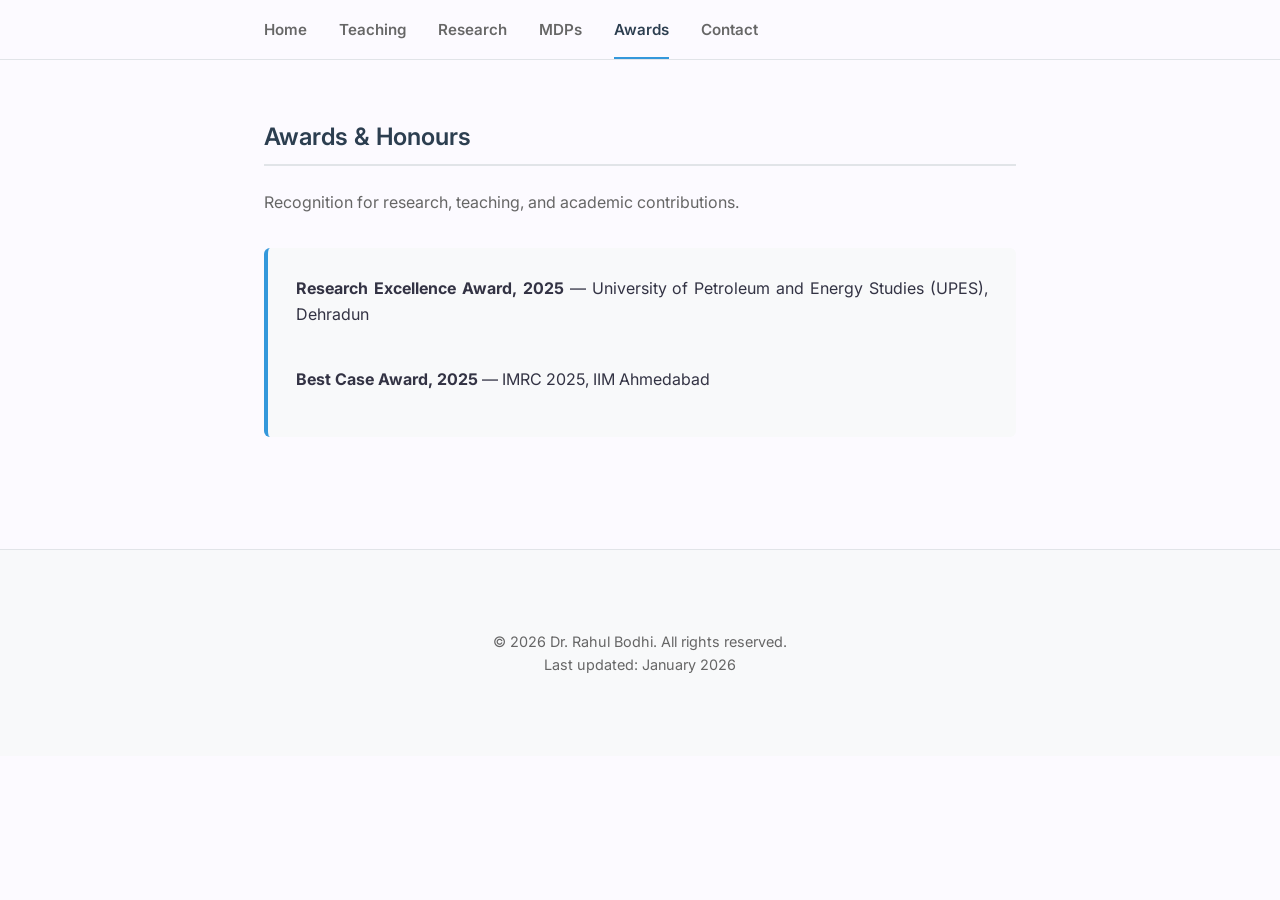
<file: awards.html>
<!DOCTYPE html>
<html lang="en">
<head>
    <meta charset="UTF-8">
    <meta name="viewport" content="width=device-width, initial-scale=1.0">
    <title>Awards - Dr. Rahul Bodhi</title>
    <meta name="description" content="Awards and honours received by Dr. Rahul Bodhi, Assistant Professor at IIM Sirmaur.">
    <link rel="stylesheet" href="style.css">
    <link rel="preconnect" href="https://fonts.googleapis.com">
    <link rel="preconnect" href="https://fonts.gstatic.com" crossorigin>
    <link href="https://fonts.googleapis.com/css2?family=Inter:wght@300;400;500;600;700&display=swap" rel="stylesheet">
</head>
<body>
    <nav class="navbar">
        <div class="nav-container">
            <ul class="nav-menu">
                <li><a href="index.html" class="nav-link">Home</a></li>
                <li><a href="teaching.html" class="nav-link">Teaching</a></li>
                <li><a href="research.html" class="nav-link">Research</a></li>
                <li><a href="mdp.html" class="nav-link">MDPs</a></li>
                <li><a href="awards.html" class="nav-link active">Awards</a></li>
                <li><a href="contact.html" class="nav-link">Contact</a></li>
            </ul>
            <div class="hamburger">
                <span class="bar"></span>
                <span class="bar"></span>
                <span class="bar"></span>
            </div>
        </div>
    </nav>

    <main class="container">
        <section class="section">
            <h3 class="section-title">Awards & Honours</h3>
            <p style="color: var(--text-light); margin-bottom: 2rem;">
                Recognition for research, teaching, and academic contributions.
            </p>

            <div class="publication-list">
                <div class="publication-item">
                    <ul>
                        <li>
                            <strong>Research Excellence Award, 2025</strong> — University of Petroleum and Energy Studies (UPES), Dehradun
                        </li>
                        <li>
                            <strong>Best Case Award, 2025</strong> — IMRC 2025, IIM Ahmedabad
                        </li>
                    </ul>
                </div>
            </div>
        </section>

        
    </main>

    <footer class="footer">
        <div class="container">
            <p>&copy; 2026 Dr. Rahul Bodhi. All rights reserved.</p>
            <p>Last updated: January 2026</p>
        </div>
    </footer>

    <script src="script.js"></script>
</body>
</html>
</file>
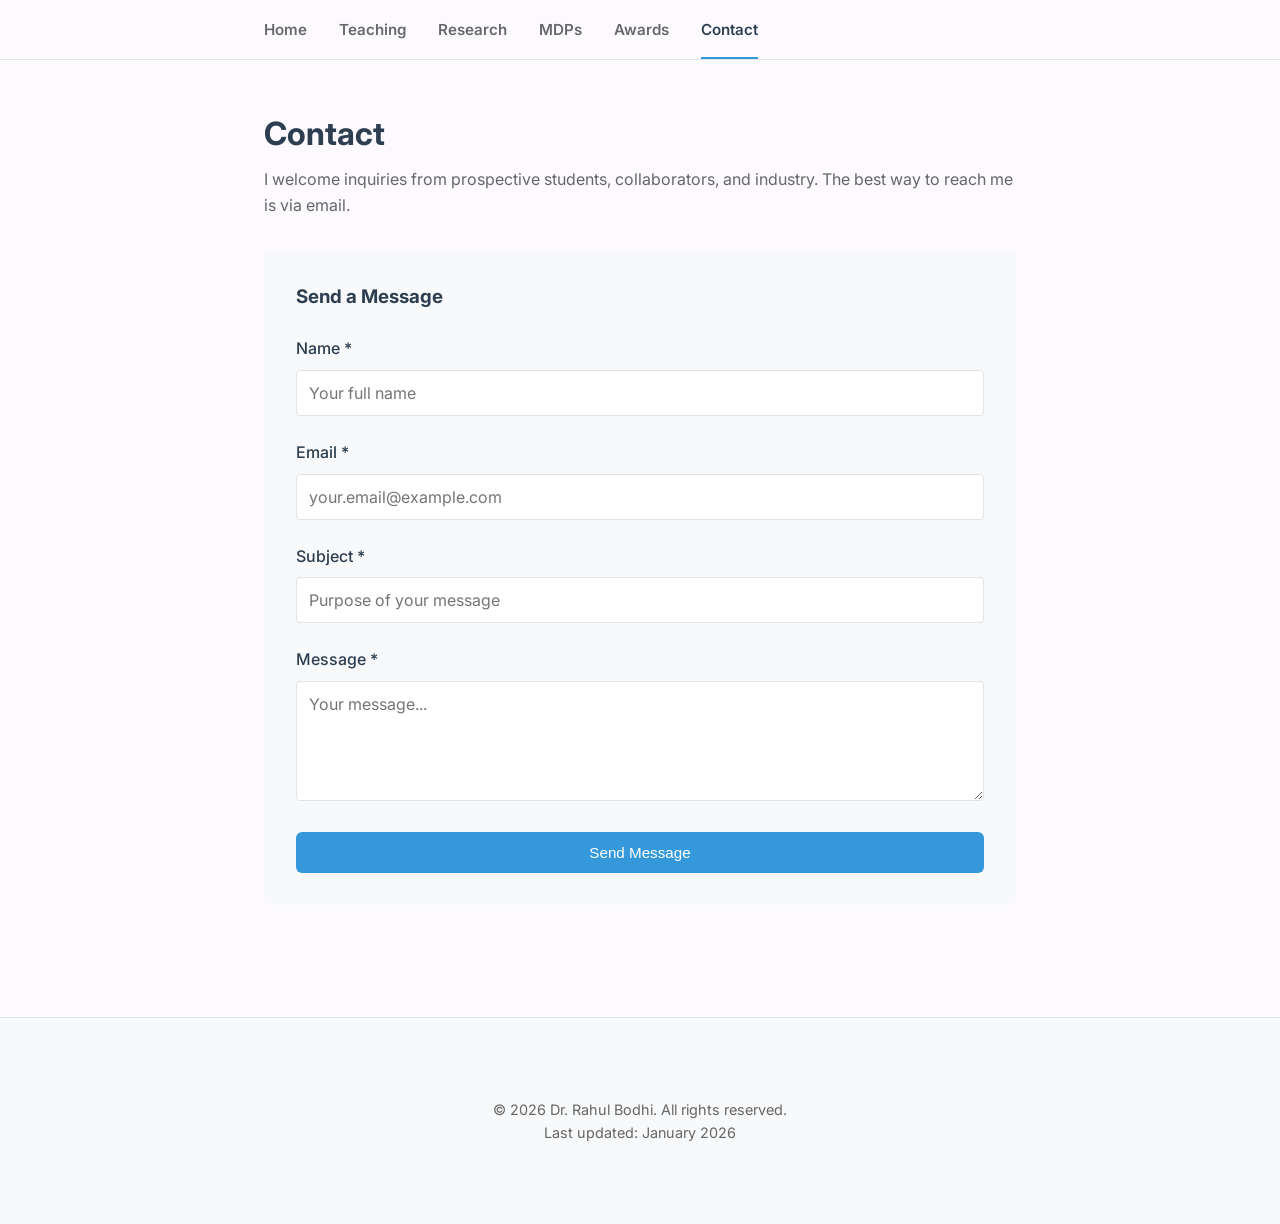
<file: contact.html>
<!DOCTYPE html>
<html lang="en">
<head>
    <meta charset="UTF-8">
    <meta name="viewport" content="width=device-width, initial-scale=1.0">
    <title>Contact - Dr. Rahul Bodhi</title>
    <meta name="description" content="Contact information for Dr. Rahul Bodhi, Assistant Professor at IIM Sirmaur.">
    <link rel="stylesheet" href="style.css">
    <link rel="preconnect" href="https://fonts.googleapis.com">
    <link rel="preconnect" href="https://fonts.gstatic.com" crossorigin>
    <link href="https://fonts.googleapis.com/css2?family=Inter:wght@300;400;500;600;700&display=swap" rel="stylesheet">
    <style>
        .contact-grid {
            display: grid;
            grid-template-columns: 1fr 1fr;
            gap: 3rem;
            margin-top: 2rem;
        }
        .contact-info-box {
            background-color: var(--bg-light);
            padding: 2rem;
            border-radius: 8px;
            border-left: 4px solid var(--accent-color);
        }
        .contact-info-box h3 {
            color: var(--primary-color);
            margin-bottom: 1rem;
            font-size: 1.1rem;
        }
        .contact-detail {
            margin-bottom: 1rem;
            display: flex;
            align-items: flex-start;
            gap: 0.75rem;
        }
        .contact-icon {
            color: var(--accent-color);
            margin-top: 0.25rem;
            flex-shrink: 0;
        }
        .contact-form {
            background-color: var(--bg-light);
            padding: 2rem;
            border-radius: 8px;
        }
        .form-group {
            margin-bottom: 1.5rem;
        }
        .form-group label {
            display: block;
            margin-bottom: 0.5rem;
            color: var(--primary-color);
            font-weight: 500;
        }
        .form-group input,
        .form-group textarea {
            width: 100%;
            padding: 0.75rem;
            border: 1px solid var(--border-color);
            border-radius: 4px;
            font-family: inherit;
            font-size: 1rem;
            transition: border-color 0.2s;
        }
        .form-group input:focus,
        .form-group textarea:focus {
            outline: none;
            border-color: var(--accent-color);
        }
        .form-group textarea {
            resize: vertical;
            min-height: 120px;
        }
        .map-container {
            margin-top: 3rem;
            border-radius: 8px;
            overflow: hidden;
            border: 1px solid var(--border-color);
        }
        @media (max-width: 768px) {
            .contact-grid {
                grid-template-columns: 1fr;
                gap: 2rem;
            }
        }
    </style>
</head>
<body>
    <nav class="navbar">
        <div class="nav-container">
  
            <ul class="nav-menu">
                <li><a href="index.html" class="nav-link">Home</a></li>
				<li><a href="teaching.html" class="nav-link">Teaching</a></li>
                <li><a href="research.html" class="nav-link">Research</a></li>
				<li><a href="mdp.html" class="nav-link">MDPs</a></li>
				<li><a href="awards.html" class="nav-link">Awards</a></li>
                <li><a href="contact.html" class="nav-link active">Contact</a></li>
            </ul>
            <div class="hamburger">
                <span class="bar"></span>
                <span class="bar"></span>
                <span class="bar"></span>
            </div>
        </div>
    </nav>

    <main class="container">
        <h1 style="font-size: 2rem; margin-bottom: 0.5rem; color: var(--primary-color);">Contact</h1>
        <p style="color: var(--text-light); margin-bottom: 2rem;">
            I welcome inquiries from prospective students, collaborators, and industry. 
            The best way to reach me is via email.
        </p>
               
            </div>

            <div class="contact-form">
                <h3 style="color: var(--primary-color); margin-bottom: 1.5rem;">Send a Message</h3>
                <form action="mailto:rahul.bodhi@iimsirmaur.ac.in" method="post" enctype="text/plain">
                    <div class="form-group">
                        <label for="name">Name *</label>
                        <input type="text" id="name" name="name" required placeholder="Your full name">
                    </div>

                    <div class="form-group">
                        <label for="email">Email *</label>
                        <input type="email" id="email" name="email" required placeholder="your.email@example.com">
                    </div>

                    <div class="form-group">
                        <label for="subject">Subject *</label>
                        <input type="text" id="subject" name="subject" required placeholder="Purpose of your message">
                    </div>

                    <div class="form-group">
                        <label for="message">Message *</label>
                        <textarea id="message" name="message" required placeholder="Your message..."></textarea>
                    </div>

                    <button type="submit" class="btn-primary" style="width: 100%; border: none; cursor: pointer;">
                        Send Message
                    </button>
                </form>
            </div>
        </div>
   </main>

    <footer class="footer">
        <div class="container">
            <p>&copy; 2026 Dr. Rahul Bodhi. All rights reserved.</p>
            <p>Last updated: January 2026</p>
        </div>
    </footer>

    <script src="script.js"></script>
</body>
</html>
</file>
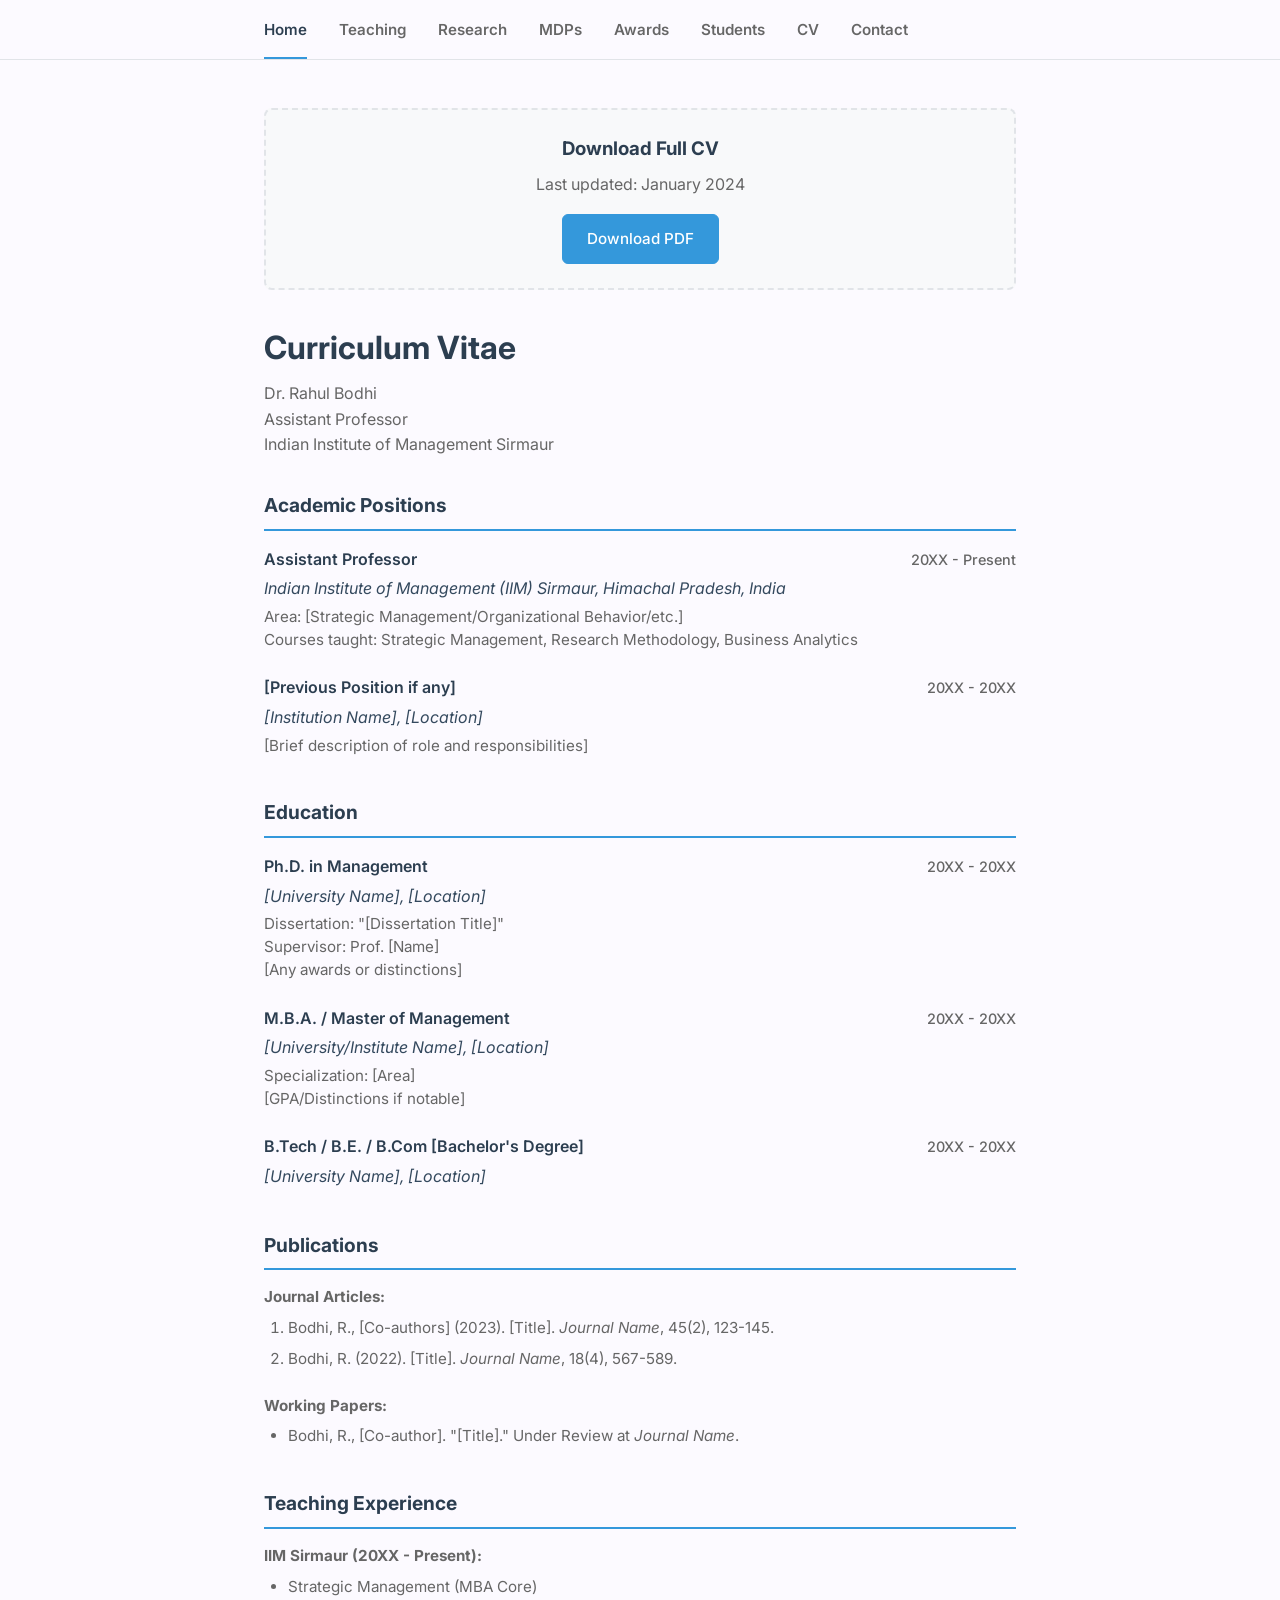
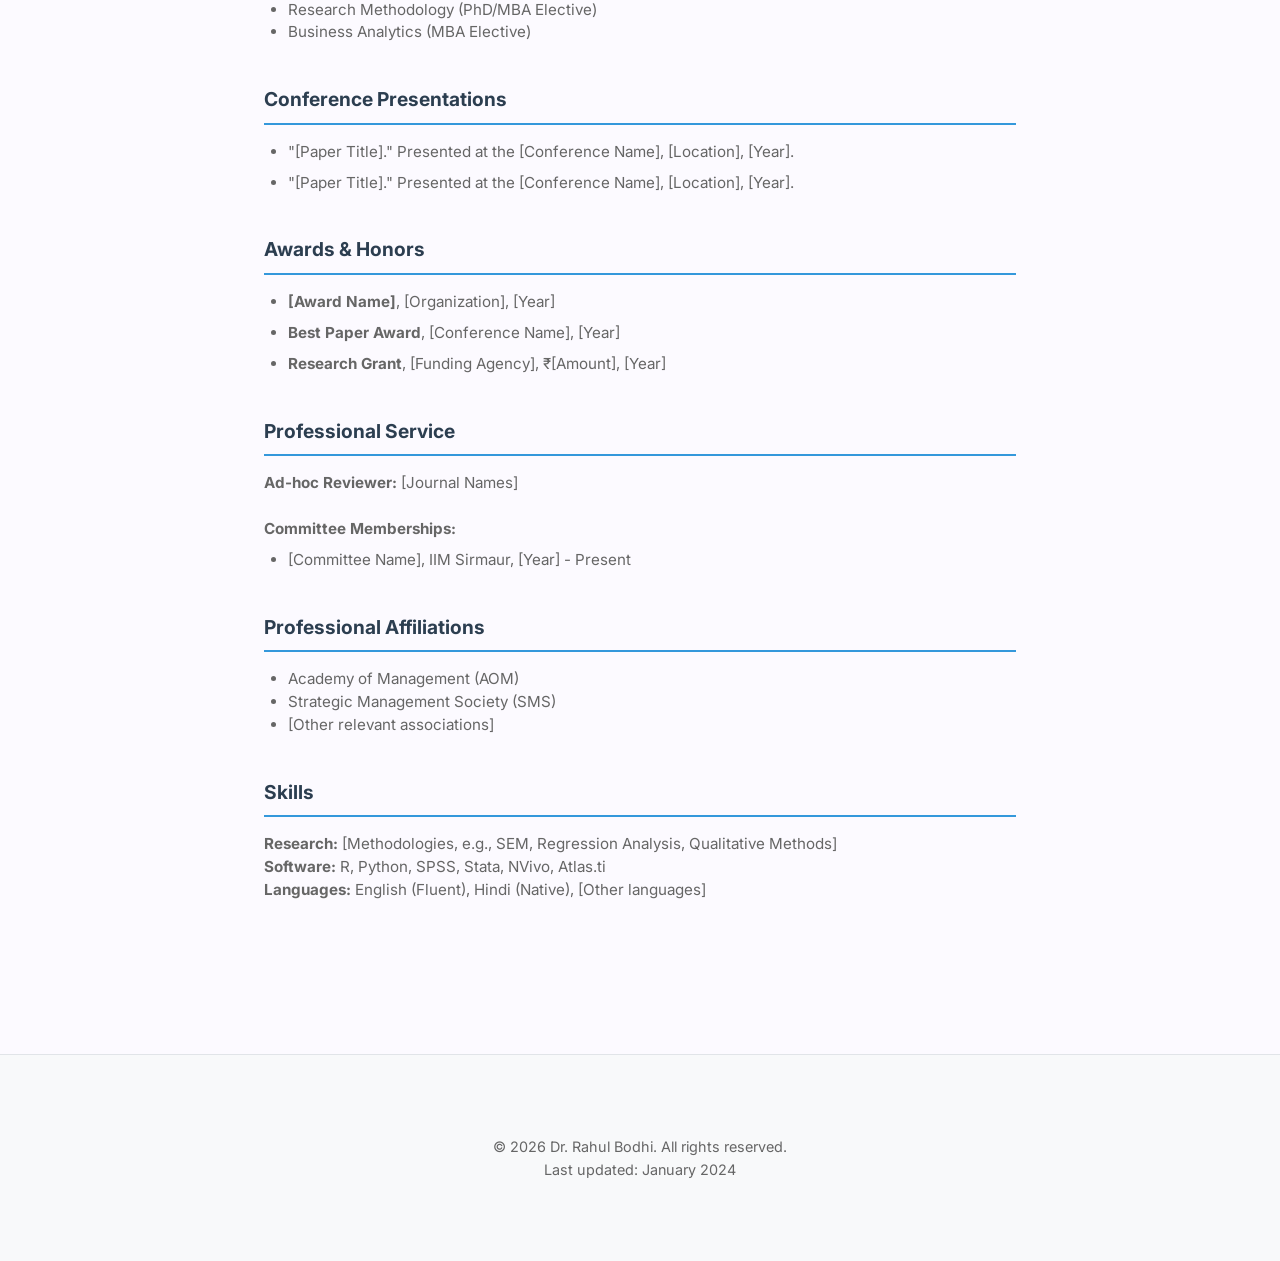
<file: cv.html>
<!DOCTYPE html>
<html lang="en">
<head>
    <meta charset="UTF-8">
    <meta name="viewport" content="width=device-width, initial-scale=1.0">
    <title>CV - Dr. Rahul Bodhi</title>
    <meta name="description" content="Curriculum Vitae of Dr. Rahul Bodhi, Assistant Professor at IIM Sirmaur.">
    <link rel="stylesheet" href="style.css">
    <link rel="preconnect" href="https://fonts.googleapis.com">
    <link rel="preconnect" href="https://fonts.gstatic.com" crossorigin>
    <link href="https://fonts.googleapis.com/css2?family=Inter:wght@300;400;500;600;700&display=swap" rel="stylesheet">
    <style>
        .cv-download {
            background-color: var(--bg-light);
            padding: 1.5rem;
            border-radius: 8px;
            text-align: center;
            margin-bottom: 2rem;
            border: 2px dashed var(--border-color);
        }
        .cv-section {
            margin-bottom: 2.5rem;
        }
        .cv-section h3 {
            color: var(--primary-color);
            font-size: 1.2rem;
            margin-bottom: 1rem;
            padding-bottom: 0.5rem;
            border-bottom: 2px solid var(--accent-color);
        }
        .cv-item {
            margin-bottom: 1.5rem;
        }
        .cv-item-header {
            display: flex;
            justify-content: space-between;
            align-items: baseline;
            margin-bottom: 0.25rem;
        }
        .cv-item-title {
            font-weight: 600;
            color: var(--primary-color);
        }
        .cv-item-date {
            color: var(--text-light);
            font-size: 0.9rem;
            font-weight: 500;
        }
        .cv-item-subtitle {
            color: var(--secondary-color);
            font-style: italic;
            margin-bottom: 0.25rem;
        }
        .cv-item-details {
            color: var(--text-light);
            font-size: 0.95rem;
            line-height: 1.5;
        }
        @media print {
            .cv-download { display: none; }
            .navbar { display: none; }
            .footer { display: none; }
        }
    </style>
</head>
<body>
    <nav class="navbar">
        <div class="nav-container">
  
            <ul class="nav-menu">
                <li><a href="index.html" class="nav-link active">Home</a></li>
				<li><a href="teaching.html" class="nav-link">Teaching</a></li>
                <li><a href="research.html" class="nav-link">Research</a></li>
				<li><a href="research.html" class="nav-link">MDPs</a></li>
				<li><a href="research.html" class="nav-link">Awards</a></li>
				<li><a href="research.html" class="nav-link">Students</a></li>
                <li><a href="cv.html" class="nav-link">CV</a></li>
                <li><a href="contact.html" class="nav-link">Contact</a></li>
            </ul>
            <div class="hamburger">
                <span class="bar"></span>
                <span class="bar"></span>
                <span class="bar"></span>
            </div>
        </div>
    </nav>

    <main class="container">
        <div class="cv-download">
            <h3 style="margin-bottom: 0.5rem; color: var(--primary-color);">Download Full CV</h3>
            <p style="margin-bottom: 1rem; color: var(--text-light);">Last updated: January 2024</p>
            <a href="assets/files/cv_rahul_bodhi.pdf" class="btn-primary" download>Download PDF</a>
        </div>

        <h1 style="font-size: 2rem; margin-bottom: 0.5rem; color: var(--primary-color);">Curriculum Vitae</h1>
        <p style="color: var(--text-light); margin-bottom: 2rem;">
            Dr. Rahul Bodhi<br>
            Assistant Professor<br>
            Indian Institute of Management Sirmaur
        </p>

        <div class="cv-section">
            <h3>Academic Positions</h3>
            <div class="cv-item">
                <div class="cv-item-header">
                    <span class="cv-item-title">Assistant Professor</span>
                    <span class="cv-item-date">20XX - Present</span>
                </div>
                <div class="cv-item-subtitle">Indian Institute of Management (IIM) Sirmaur, Himachal Pradesh, India</div>
                <div class="cv-item-details">
                    Area: [Strategic Management/Organizational Behavior/etc.]<br>
                    Courses taught: Strategic Management, Research Methodology, Business Analytics
                </div>
            </div>

            <div class="cv-item">
                <div class="cv-item-header">
                    <span class="cv-item-title">[Previous Position if any]</span>
                    <span class="cv-item-date">20XX - 20XX</span>
                </div>
                <div class="cv-item-subtitle">[Institution Name], [Location]</div>
                <div class="cv-item-details">
                    [Brief description of role and responsibilities]
                </div>
            </div>
        </div>

        <div class="cv-section">
            <h3>Education</h3>
            <div class="cv-item">
                <div class="cv-item-header">
                    <span class="cv-item-title">Ph.D. in Management</span>
                    <span class="cv-item-date">20XX - 20XX</span>
                </div>
                <div class="cv-item-subtitle">[University Name], [Location]</div>
                <div class="cv-item-details">
                    Dissertation: "[Dissertation Title]"<br>
                    Supervisor: Prof. [Name]<br>
                    [Any awards or distinctions]
                </div>
            </div>

            <div class="cv-item">
                <div class="cv-item-header">
                    <span class="cv-item-title">M.B.A. / Master of Management</span>
                    <span class="cv-item-date">20XX - 20XX</span>
                </div>
                <div class="cv-item-subtitle">[University/Institute Name], [Location]</div>
                <div class="cv-item-details">
                    Specialization: [Area]<br>
                    [GPA/Distinctions if notable]
                </div>
            </div>

            <div class="cv-item">
                <div class="cv-item-header">
                    <span class="cv-item-title">B.Tech / B.E. / B.Com [Bachelor's Degree]</span>
                    <span class="cv-item-date">20XX - 20XX</span>
                </div>
                <div class="cv-item-subtitle">[University Name], [Location]</div>
            </div>
        </div>

        <div class="cv-section">
            <h3>Publications</h3>
            <div class="cv-item">
                <div class="cv-item-details">
                    <strong>Journal Articles:</strong>
                    <ol style="margin-left: 1.5rem; margin-top: 0.5rem;">
                        <li style="margin-bottom: 0.5rem;">
                            Bodhi, R., [Co-authors] (2023). [Title]. <em>Journal Name</em>, 45(2), 123-145.
                        </li>
                        <li style="margin-bottom: 0.5rem;">
                            Bodhi, R. (2022). [Title]. <em>Journal Name</em>, 18(4), 567-589.
                        </li>
                    </ol>
                </div>
            </div>
            <div class="cv-item">
                <div class="cv-item-details">
                    <strong>Working Papers:</strong>
                    <ul style="margin-left: 1.5rem; margin-top: 0.5rem;">
                        <li style="margin-bottom: 0.5rem;">
                            Bodhi, R., [Co-author]. "[Title]." Under Review at <em>Journal Name</em>.
                        </li>
                    </ul>
                </div>
            </div>
        </div>

        <div class="cv-section">
            <h3>Teaching Experience</h3>
            <div class="cv-item">
                <div class="cv-item-details">
                    <strong>IIM Sirmaur (20XX - Present):</strong>
                    <ul style="margin-left: 1.5rem; margin-top: 0.5rem;">
                        <li>Strategic Management (MBA Core)</li>
                        <li>Research Methodology (PhD/MBA Elective)</li>
                        <li>Business Analytics (MBA Elective)</li>
                    </ul>
                </div>
            </div>
        </div>

        <div class="cv-section">
            <h3>Conference Presentations</h3>
            <div class="cv-item">
                <div class="cv-item-details">
                    <ul style="margin-left: 1.5rem;">
                        <li style="margin-bottom: 0.5rem;">
                            "[Paper Title]." Presented at the [Conference Name], [Location], [Year].
                        </li>
                        <li style="margin-bottom: 0.5rem;">
                            "[Paper Title]." Presented at the [Conference Name], [Location], [Year].
                        </li>
                    </ul>
                </div>
            </div>
        </div>

        <div class="cv-section">
            <h3>Awards & Honors</h3>
            <div class="cv-item">
                <div class="cv-item-details">
                    <ul style="margin-left: 1.5rem;">
                        <li style="margin-bottom: 0.5rem;">
                            <strong>[Award Name]</strong>, [Organization], [Year]
                        </li>
                        <li style="margin-bottom: 0.5rem;">
                            <strong>Best Paper Award</strong>, [Conference Name], [Year]
                        </li>
                        <li style="margin-bottom: 0.5rem;">
                            <strong>Research Grant</strong>, [Funding Agency], ₹[Amount], [Year]
                        </li>
                    </ul>
                </div>
            </div>
        </div>

        <div class="cv-section">
            <h3>Professional Service</h3>
            <div class="cv-item">
                <div class="cv-item-details">
                    <strong>Ad-hoc Reviewer:</strong> [Journal Names]<br><br>
                    <strong>Committee Memberships:</strong><br>
                    <ul style="margin-left: 1.5rem; margin-top: 0.5rem;">
                        <li>[Committee Name], IIM Sirmaur, [Year] - Present</li>
                    </ul>
                </div>
            </div>
        </div>

        <div class="cv-section">
            <h3>Professional Affiliations</h3>
            <div class="cv-item">
                <div class="cv-item-details">
                    <ul style="margin-left: 1.5rem;">
                        <li>Academy of Management (AOM)</li>
                        <li>Strategic Management Society (SMS)</li>
                        <li>[Other relevant associations]</li>
                    </ul>
                </div>
            </div>
        </div>

        <div class="cv-section">
            <h3>Skills</h3>
            <div class="cv-item">
                <div class="cv-item-details">
                    <strong>Research:</strong> [Methodologies, e.g., SEM, Regression Analysis, Qualitative Methods]<br>
                    <strong>Software:</strong> R, Python, SPSS, Stata, NVivo, Atlas.ti<br>
                    <strong>Languages:</strong> English (Fluent), Hindi (Native), [Other languages]
                </div>
            </div>
        </div>
    </main>

    <footer class="footer">
        <div class="container">
            <p>&copy; 2024 Dr. Rahul Bodhi. All rights reserved.</p>
            <p>Last updated: January 2024</p>
        </div>
    </footer>

    <script src="script.js"></script>
</body>
</html>
</file>
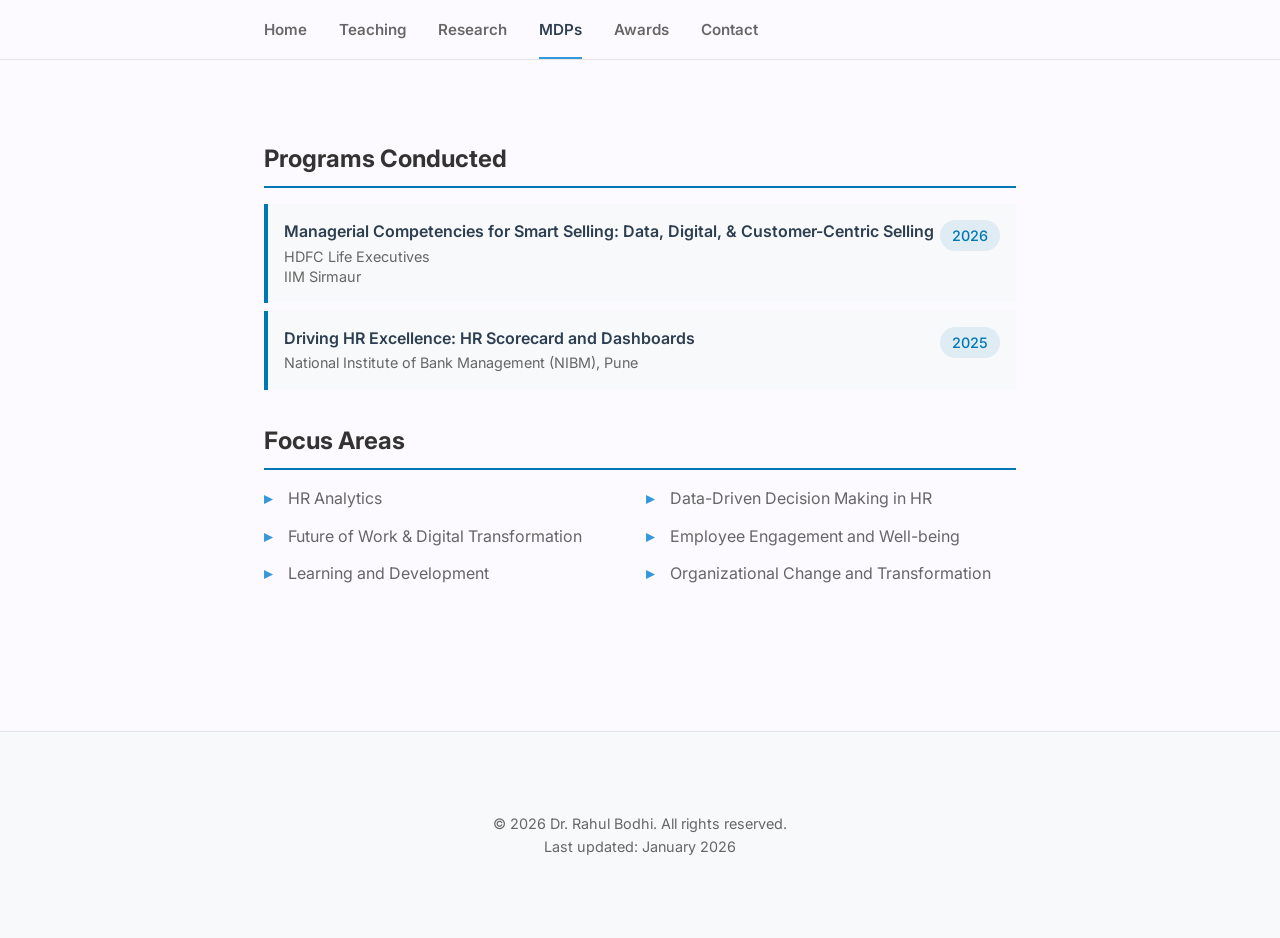
<file: mdp.html>
<!DOCTYPE html>
<html lang="en">
<head>
    <meta charset="UTF-8">
    <meta name="viewport" content="width=device-width, initial-scale=1.0">
    <title>MDPs - Dr. Rahul Bodhi</title>
    <meta name="description" content="Management Development Programs (MDPs) and executive training conducted by Dr. Rahul Bodhi, Assistant Professor at IIM Sirmaur.">
    <link rel="stylesheet" href="style.css">
    <link rel="preconnect" href="https://fonts.googleapis.com">
    <link rel="preconnect" href="https://fonts.gstatic.com" crossorigin>
    <link href="https://fonts.googleapis.com/css2?family=Inter:wght@300;400;500;600;700&display=swap" rel="stylesheet">
</head>
<body>
    <nav class="navbar">
        <div class="nav-container">
            <ul class="nav-menu">
                <li><a href="index.html" class="nav-link">Home</a></li>
                <li><a href="teaching.html" class="nav-link">Teaching</a></li>
                <li><a href="research.html" class="nav-link">Research</a></li>
                <li><a href="mdps.html" class="nav-link active">MDPs</a></li>
                <li><a href="awards.html" class="nav-link">Awards</a></li>
                <li><a href="contact.html" class="nav-link">Contact</a></li>
            </ul>
            <div class="hamburger">
                <span class="bar"></span>
                <span class="bar"></span>
                <span class="bar"></span>
            </div>
        </div>
    </nav>

    <main class="container">
        

        <section class="academic-positions">
            <h3>Programs Conducted</h3>

            <div class="position-table">
			                <div class="position-row">
                    <div class="position-title">
                        Managerial Competencies for Smart Selling: Data, Digital, & Customer-Centric Selling<br>
                        <small>HDFC Life Executives<br>IIM Sirmaur</small>
                    </div>
                    <div class="position-duration">2026</div>
                </div>
                <div class="position-row">
                    <div class="position-title">
                        Driving HR Excellence: HR Scorecard and Dashboards<br>
                        <small>National Institute of Bank Management (NIBM), Pune</small>
                    </div>
                    <div class="position-duration">2025</div>
                </div>


            </div>
        </section>

        <section class="academic-positions">
            <h3>Focus Areas</h3>
            <ul class="interest-list">
                <li>HR Analytics</li>
                <li>Data-Driven Decision Making in HR</li>
                <li>Future of Work & Digital Transformation</li>
                <li>Employee Engagement and Well-being</li>
                <li>Learning and Development</li>
                <li>Organizational Change and Transformation</li>
            </ul>
        </section>

        
    </main>

    <footer class="footer">
        <div class="container">
            <p>&copy; 2026 Dr. Rahul Bodhi. All rights reserved.</p>
            <p>Last updated: January 2026</p>
        </div>
    </footer>

    <script src="script.js"></script>
</body>
</html>
</file>
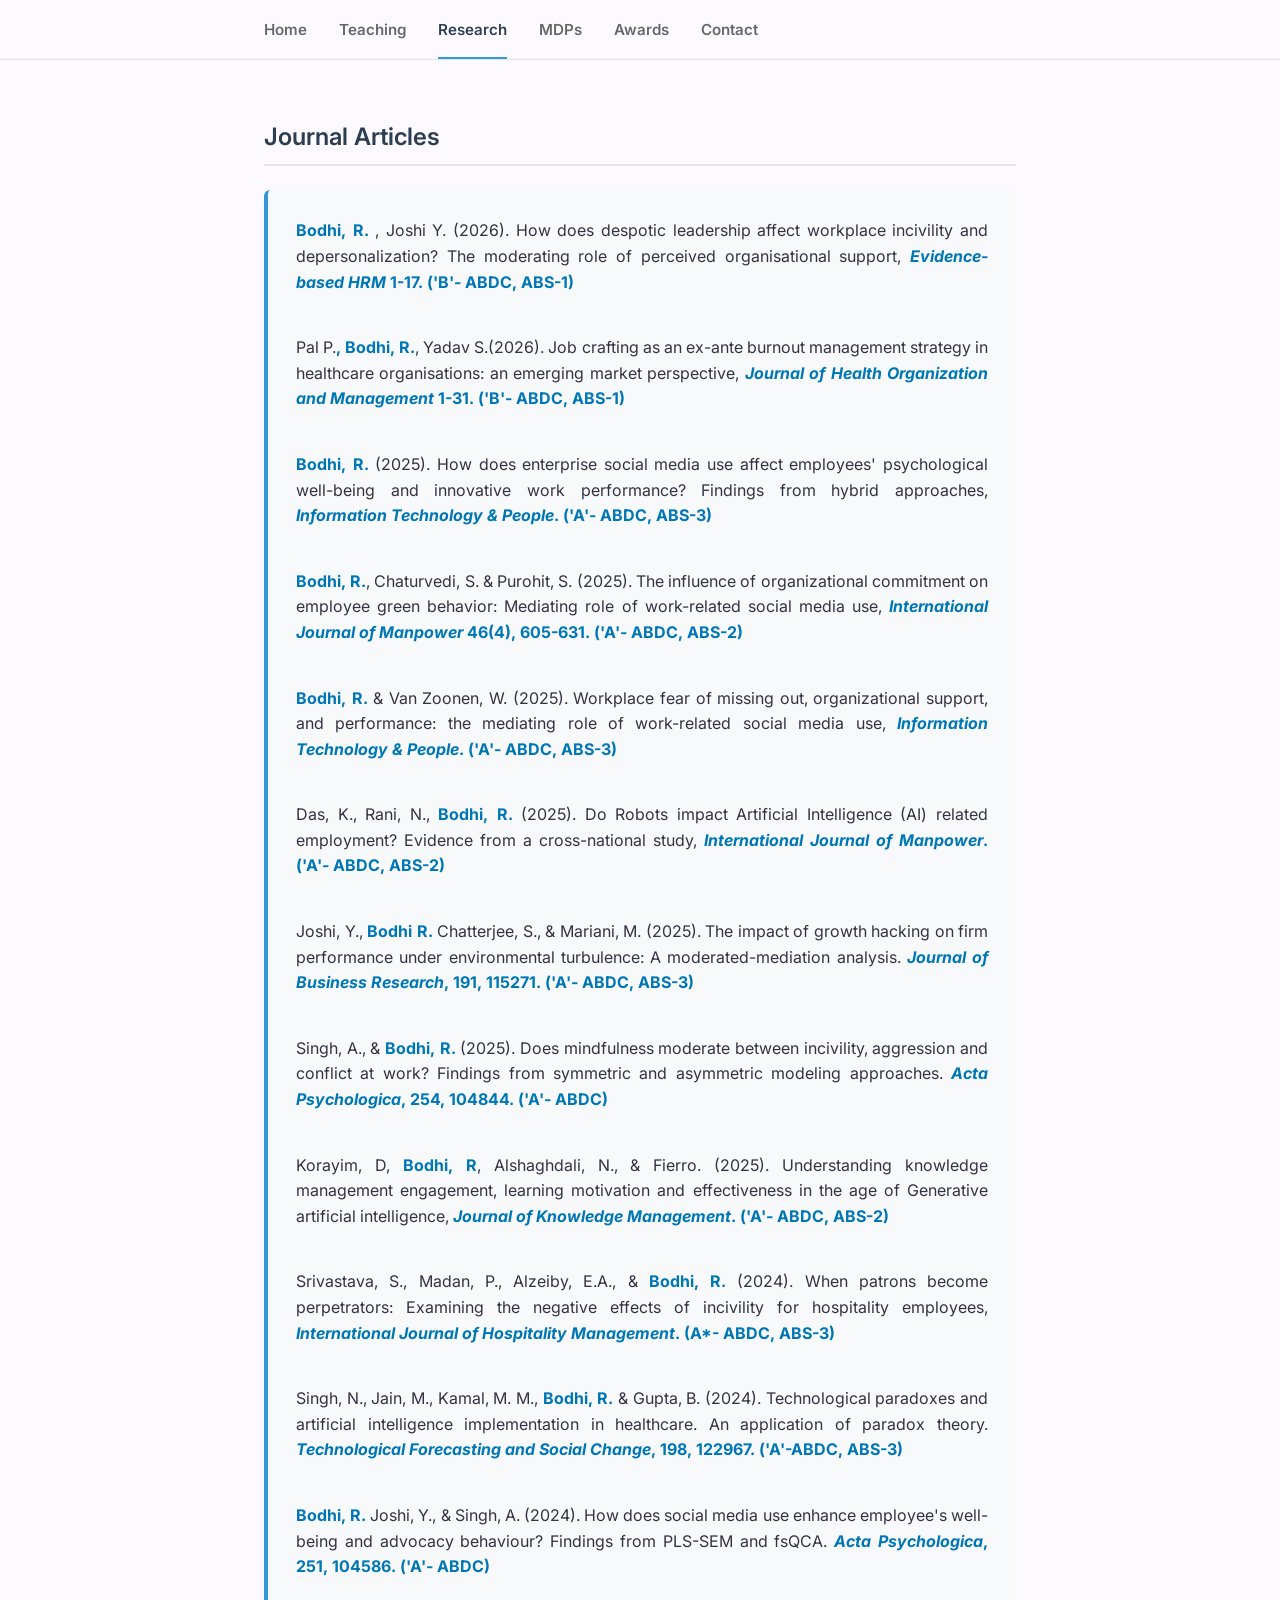
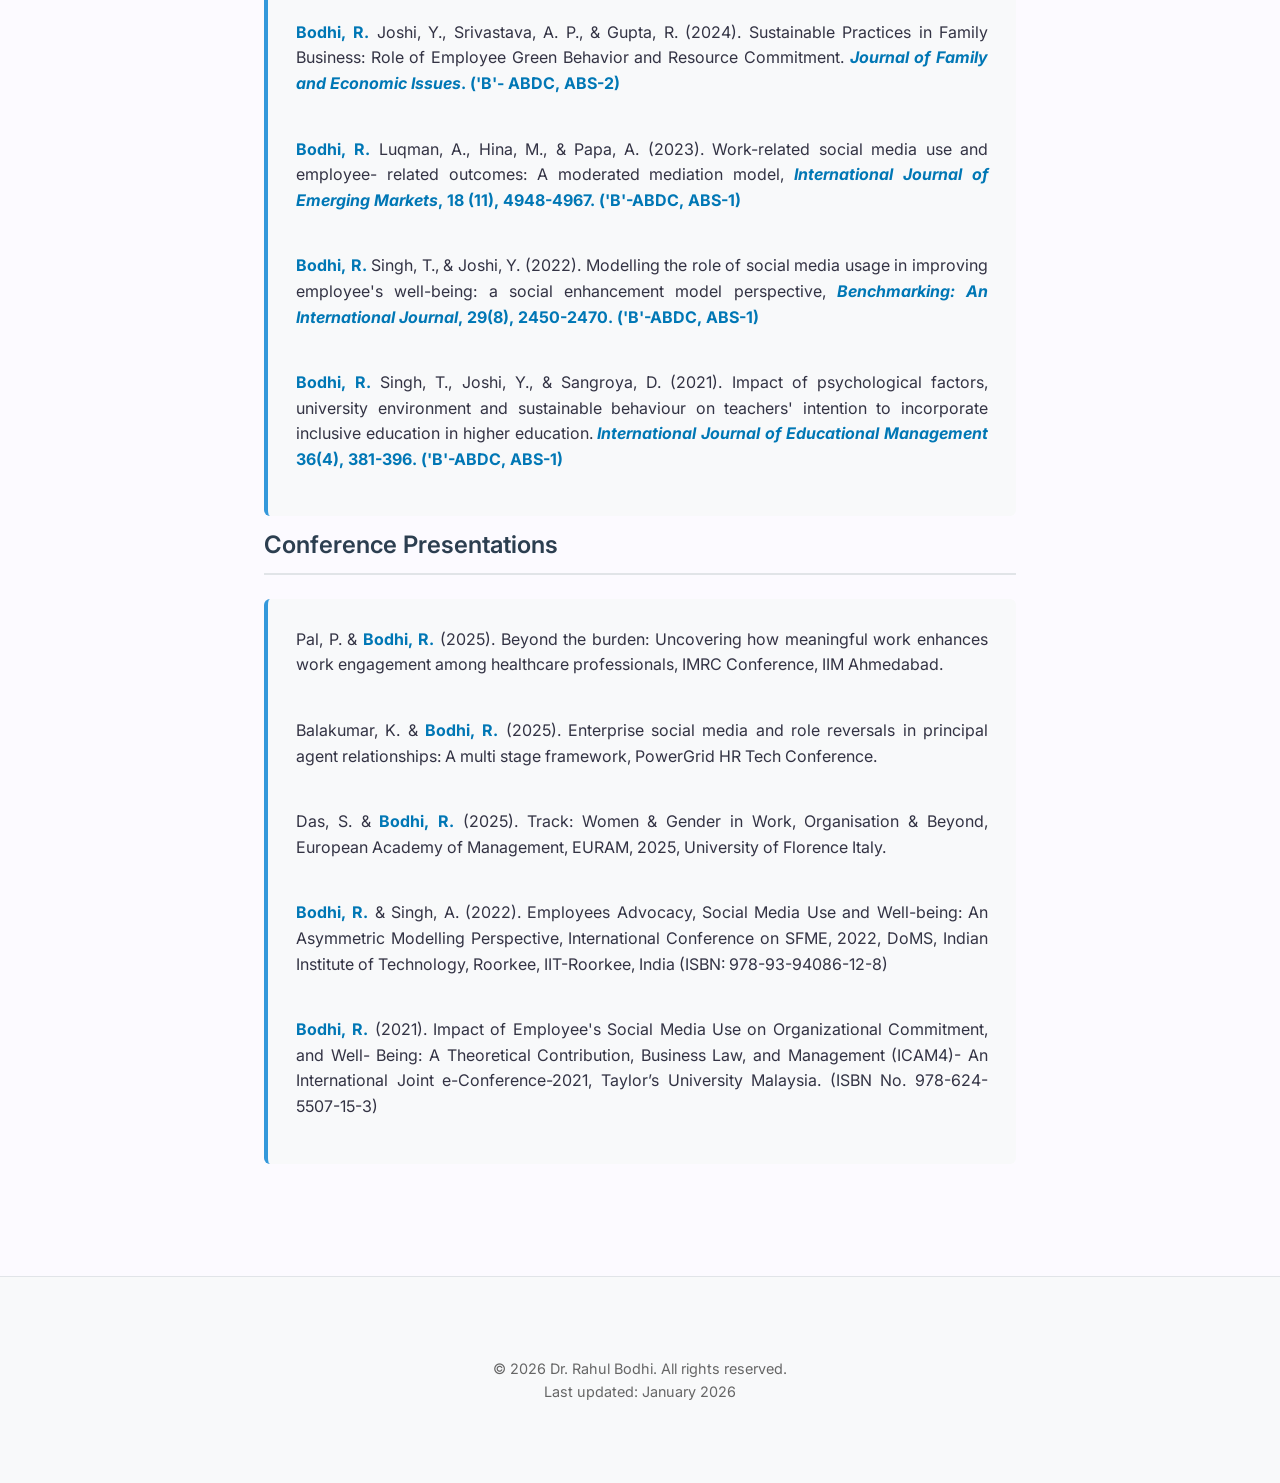
<file: research.html>
<!DOCTYPE html>
<html lang="en">
<head>
    <meta charset="UTF-8">
    <meta name="viewport" content="width=device-width, initial-scale=1.0">
    <title>Research - Dr. Rahul Bodhi</title>
    <meta name="description" content="Research publications and working papers by Dr. Rahul Bodhi, Assistant Professor at IIM Sirmaur.">
    <link rel="stylesheet" href="style.css">
    <link rel="preconnect" href="https://fonts.googleapis.com">
    <link rel="preconnect" href="https://fonts.gstatic.com" crossorigin>
    <link href="https://fonts.googleapis.com/css2?family=Inter:wght@300;400;500;600;700&display=swap" rel="stylesheet">
</head>
<body>
    <nav class="navbar">
        <div class="nav-container">
 
            <ul class="nav-menu">
                <li><a href="index.html" class="nav-link">Home</a></li>
				<li><a href="teaching.html" class="nav-link">Teaching</a></li>
                <li><a href="research.html" class="nav-link active">Research</a></li>
				<li><a href="mdp.html" class="nav-link">MDPs</a></li>
				<li><a href="awards.html" class="nav-link">Awards</a></li>
                <li><a href="contact.html" class="nav-link">Contact</a></li>
            </ul>
            <div class="hamburger">
                <span class="bar"></span>
                <span class="bar"></span>
                <span class="bar"></span>
            </div>
        </div>
    </nav>

    <main class="container">
        <section class="section">
            <h2 class="section-title">Journal Articles</h2>
            <div class="publication-list">
			<div class="publication-item">
  <ul>
  <li><span class="bodhi-author">Bodhi, R.</span> , Joshi Y. (2026). How does despotic leadership affect workplace incivility and depersonalization? The moderating role of perceived organisational support, <span class="journal"><em>Evidence-based HRM</em> 1-17. ('B'- ABDC, ABS-1)</span></li>
    <li>Pal P.<span class="bodhi-author">, Bodhi, R.</span>, Yadav S.(2026). Job crafting as an ex-ante burnout management strategy in healthcare organisations: an emerging market perspective, <span class="journal"><em>Journal of Health Organization and Management</em> 1-31. ('B'- ABDC, ABS-1)</span></li>
    <li><span class="bodhi-author">Bodhi, R.</span> (2025). How does enterprise social media use affect employees' psychological well-being and innovative work performance? Findings from hybrid approaches, <span class="journal"><em>Information Technology & People</em>. ('A'- ABDC, ABS-3)</span></li>
    <li><span class="bodhi-author">Bodhi, R.</span>, Chaturvedi, S. & Purohit, S. (2025). The influence of organizational commitment on employee green behavior: Mediating role of work-related social media use, <span class="journal"><em>International Journal of Manpower</em> 46(4), 605-631. ('A'- ABDC, ABS-2)</span></li>
    <li><span class="bodhi-author">Bodhi, R.</span> & Van Zoonen, W. (2025). Workplace fear of missing out, organizational support, and performance: the mediating role of work-related social media use, <span class="journal"><em>Information Technology & People</em>. ('A'- ABDC, ABS-3)</span></li>
    <li>Das, K., Rani, N., <span class="bodhi-author">Bodhi, R.</span> (2025). Do Robots impact Artificial Intelligence (AI) related employment? Evidence from a cross-national study, <span class="journal"><em>International Journal of Manpower</em>. ('A'- ABDC, ABS-2)</span></li>
    <li>Joshi, Y., <span class="bodhi-author">Bodhi R.</span> Chatterjee, S., & Mariani, M. (2025). The impact of growth hacking on firm performance under environmental turbulence: A moderated-mediation analysis. <span class="journal"><em>Journal of Business Research</em>, 191, 115271. ('A'- ABDC, ABS-3)</span></li>
    <li>Singh, A., & <span class="bodhi-author">Bodhi, R.</span> (2025). Does mindfulness moderate between incivility, aggression and conflict at work? Findings from symmetric and asymmetric modeling approaches. <span class="journal"><em>Acta Psychologica</em>, 254, 104844. ('A'- ABDC)</span></li>
    <li>Korayim, D, <span class="bodhi-author">Bodhi, R</span>, Alshaghdali, N., & Fierro. (2025). Understanding knowledge management engagement, learning motivation and effectiveness in the age of Generative artificial intelligence, <span class="journal"><em>Journal of Knowledge Management</em>. ('A'- ABDC, ABS-2)</span></li>
    <li>Srivastava, S., Madan, P., Alzeiby, E.A., & <span class="bodhi-author">Bodhi, R.</span> (2024). When patrons become perpetrators: Examining the negative effects of incivility for hospitality employees, <span class="journal"><em>International Journal of Hospitality Management</em>. (A*- ABDC, ABS-3)</span></li>
    <li>Singh, N., Jain, M., Kamal, M. M., <span class="bodhi-author">Bodhi, R.</span> & Gupta, B. (2024). Technological paradoxes and artificial intelligence implementation in healthcare. An application of paradox theory. <span class="journal"><em>Technological Forecasting and Social Change</em>, 198, 122967. ('A'-ABDC, ABS-3)</span></li>
    <li><span class="bodhi-author">Bodhi, R.</span> Joshi, Y., & Singh, A. (2024). How does social media use enhance employee's well-being and advocacy behaviour? Findings from PLS-SEM and fsQCA. <span class="journal"><em>Acta Psychologica</em>, 251, 104586. ('A'- ABDC)</span></li>
    <li><span class="bodhi-author">Bodhi, R.</span> Joshi, Y., Srivastava, A. P., & Gupta, R. (2024). Sustainable Practices in Family Business: Role of Employee Green Behavior and Resource Commitment. <span class="journal"><em>Journal of Family and Economic Issues</em>. ('B'- ABDC, ABS-2)</span></li>
    <li><span class="bodhi-author">Bodhi, R.</span> Luqman, A., Hina, M., & Papa, A. (2023). Work-related social media use and employee- related outcomes: A moderated mediation model, <span class="journal"><em>International Journal of Emerging Markets</em>, 18 (11), 4948-4967. ('B'-ABDC, ABS-1)</span></li>
    <li><span class="bodhi-author">Bodhi, R.</span> Singh, T., & Joshi, Y. (2022). Modelling the role of social media usage in improving employee's well-being: a social enhancement model perspective, <span class="journal"><em>Benchmarking: An International Journal</em>, 29(8), 2450-2470. ('B'-ABDC, ABS-1)</span></li>
    <li><span class="bodhi-author">Bodhi, R.</span> Singh, T., Joshi, Y., & Sangroya, D. (2021). Impact of psychological factors, university environment and sustainable behaviour on teachers' intention to incorporate inclusive education in higher education. <span class="journal"><em>International Journal of Educational Management</em> 36(4), 381-396. ('B'-ABDC, ABS-1)</span></li>
  </ul>
</div>

        </section>

        <section class="section">
            <h3 class="section-title">Conference Presentations</h3>
            <div class="publication-list">
			<div class="publication-item">
  <ul>
	<li>Pal, P. & <span class="bodhi-author">Bodhi, R.</span> (2025). Beyond the burden: Uncovering how meaningful work enhances work engagement among healthcare professionals, IMRC Conference, IIM Ahmedabad.
	<li>Balakumar, K. & <span class="bodhi-author">Bodhi, R.</span> (2025). Enterprise social media and role reversals in principal agent relationships: A multi stage framework, PowerGrid HR Tech Conference.
	<li>Das, S. & <span class="bodhi-author">Bodhi, R.</span> (2025). Track: Women & Gender in Work, Organisation & Beyond, European Academy of Management, EURAM, 2025, University of Florence Italy.
	<li> <span class="bodhi-author">Bodhi, R.</span> & Singh, A. (2022). Employees Advocacy, Social Media Use and Well-being: An Asymmetric Modelling Perspective, International Conference on SFME, 2022, DoMS, Indian Institute of Technology, Roorkee, IIT-Roorkee, India (ISBN: 978-93-94086-12-8)
	<li> <span class="bodhi-author">Bodhi, R.</span> (2021). Impact of Employee's Social Media Use on Organizational Commitment, and Well- Being: A Theoretical Contribution, Business Law, and Management (ICAM4)- An International Joint e-Conference-2021, Taylor’s University Malaysia. (ISBN No. 978-624-5507-15-3)   
  </ul>
            </div>
        </section>

    </main>

    <footer class="footer">
        <div class="container">
            <p>&copy; 2026 Dr. Rahul Bodhi. All rights reserved.</p>
            <p>Last updated: January 2026</p>
        </div>
    </footer>

    <script src="script.js"></script>
</body>
</html>
</file>
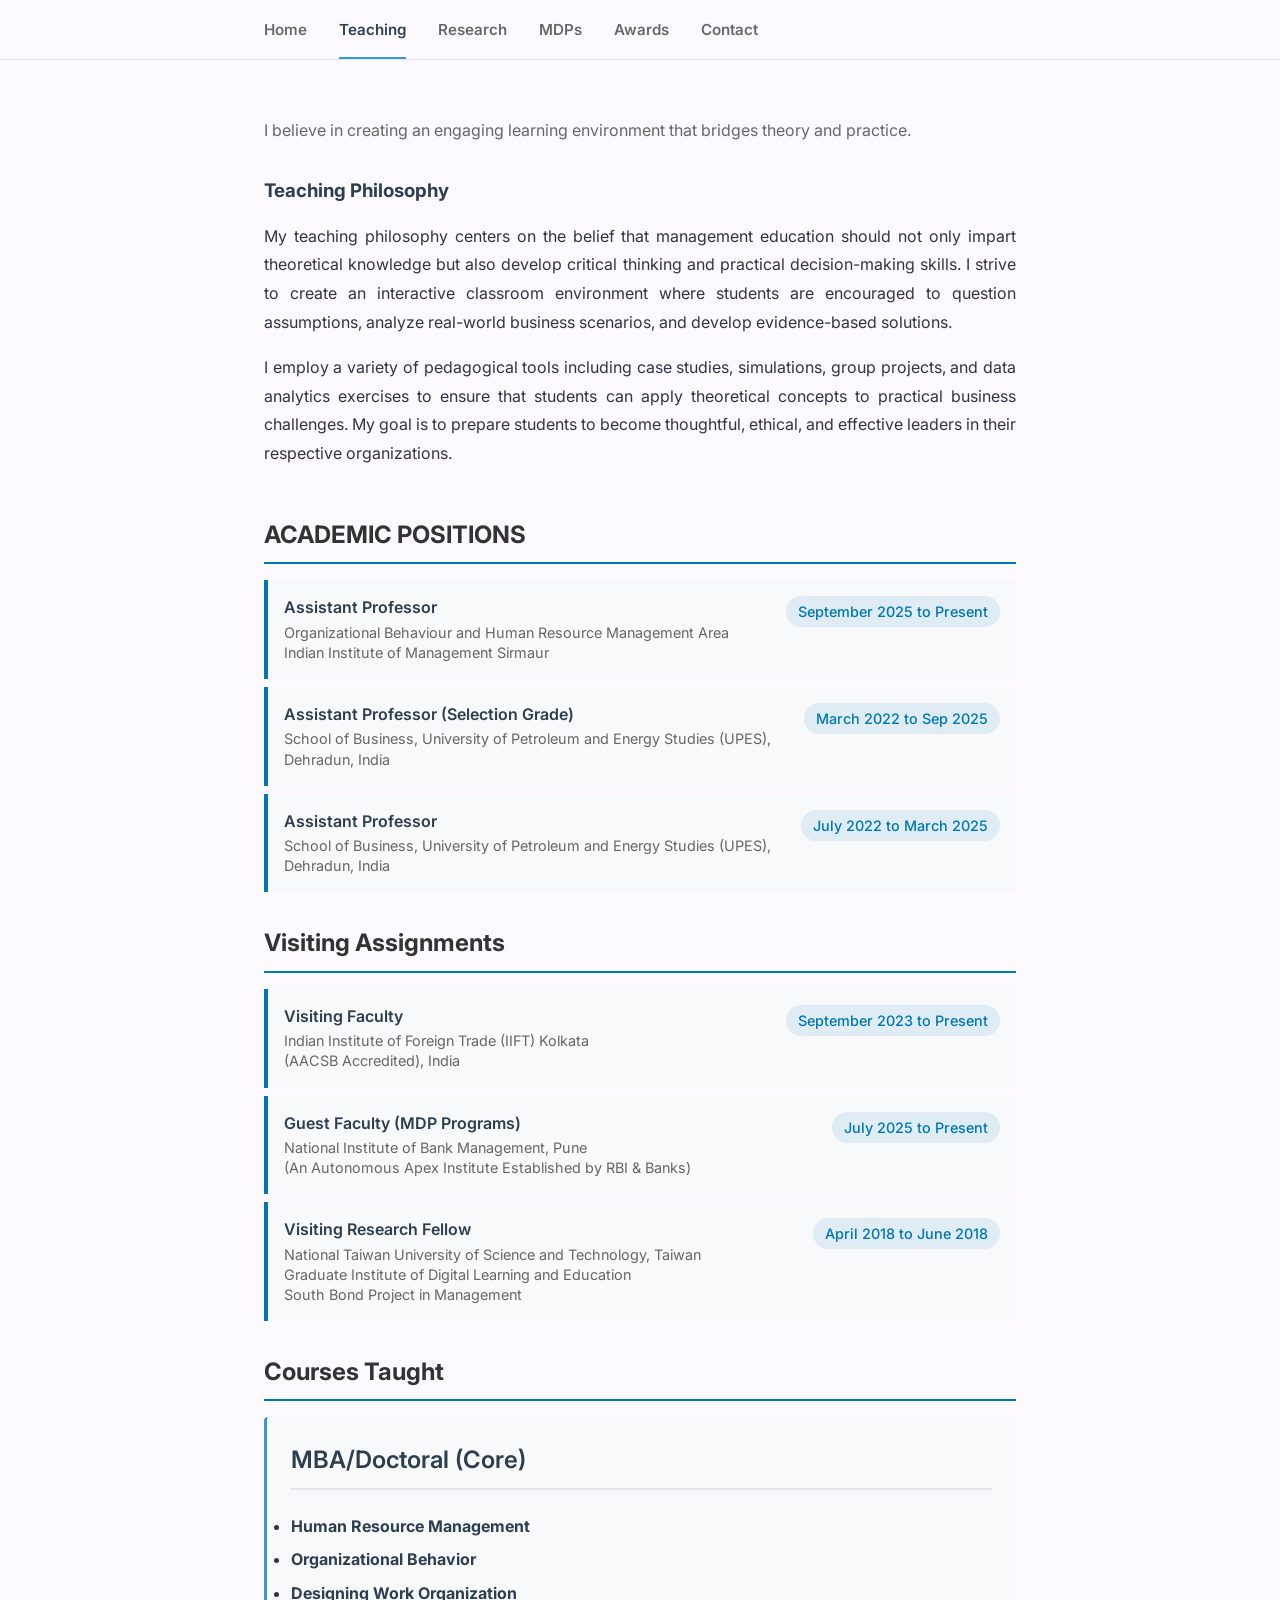
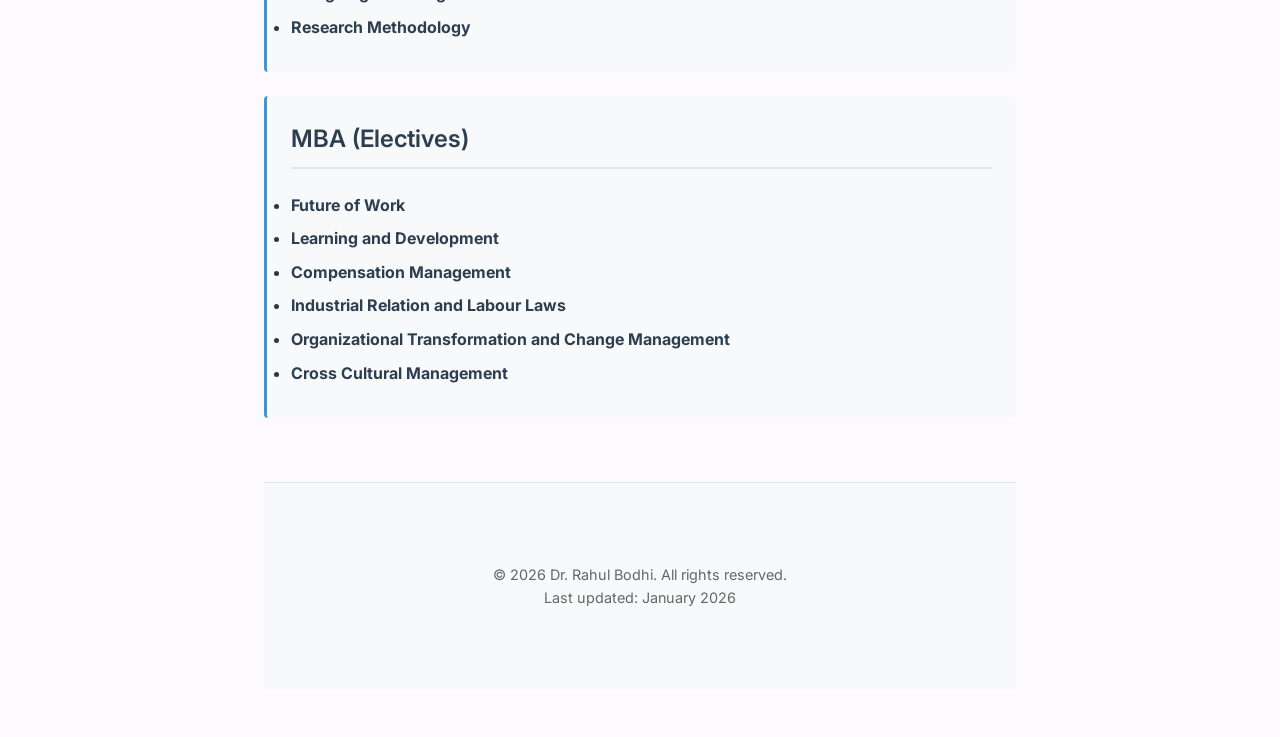
<file: teaching.html>
<!DOCTYPE html>
<html lang="en">
<head>
    <meta charset="UTF-8">
    <meta name="viewport" content="width=device-width, initial-scale=1.0">
    <title>Teaching - Dr. Rahul Bodhi</title>
    <meta name="description" content="Teaching portfolio and courses taught by Dr. Rahul Bodhi at IIM Sirmaur.">
    <link rel="stylesheet" href="style.css">
    <link rel="preconnect" href="https://fonts.googleapis.com">
    <link rel="preconnect" href="https://fonts.gstatic.com" crossorigin>
    <link href="https://fonts.googleapis.com/css2?family=Inter:wght@300;400;500;600;700&display=swap" rel="stylesheet">
</head>
<body>
    <nav class="navbar">
        <div class="nav-container">
            <ul class="nav-menu">
                <li><a href="index.html" class="nav-link">Home</a></li>
				<li><a href="teaching.html" class="nav-link active">Teaching</a></li>
                <li><a href="research.html" class="nav-link">Research</a></li>
				<li><a href="mdp.html" class="nav-link">MDPs</a></li>
				<li><a href="awards.html" class="nav-link">Awards</a></li>
				<li><a href="contact.html" class="nav-link">Contact</a></li>
            </ul>
            <div class="hamburger">
                <span class="bar"></span>
                <span class="bar"></span>
                <span class="bar"></span>
            </div>
        </div>
    </nav>

    <main class="container">
        <section class="section">
            <p style="color: var(--text-light); margin-bottom: 2rem;">I believe in creating an engaging learning environment that bridges theory and practice.</p>

            <div class="bio-content" style="margin-bottom: 3rem;">
                <h3 style="color: var(--primary-color); margin-bottom: 1rem;">Teaching Philosophy</h3>
                <p>
                    My teaching philosophy centers on the belief that management education should not only impart theoretical knowledge 
                    but also develop critical thinking and practical decision-making skills. I strive to create an interactive classroom 
                    environment where students are encouraged to question assumptions, analyze real-world business scenarios, and develop 
                    evidence-based solutions.
                </p>
                <p>
                    I employ a variety of pedagogical tools including case studies, simulations, group projects, and data analytics exercises 
                    to ensure that students can apply theoretical concepts to practical business challenges. My goal is to prepare students 
                    to become thoughtful, ethical, and effective leaders in their respective organizations.
                </p>
            </div>
        </section>
		
<section class="academic-positions">
  <h3>ACADEMIC POSITIONS</h3>
  
  <div class="position-table">
 
    <div class="position-row">
      <div class="position-title">
        Assistant Professor<br>
        <small>Organizational Behaviour and Human Resource Management Area<br> Indian Institute of Management Sirmaur</small>
      </div>
      <div class="position-duration">September 2025 to Present</div>
    </div>
    
    <div class="position-row">
      <div class="position-title">
        Assistant Professor (Selection Grade)<br>
        <small>School of Business, University of Petroleum and Energy Studies (UPES), Dehradun, India</small>
      </div>
      <div class="position-duration">March 2022 to Sep 2025</div>
    </div>
    
    <div class="position-row">
      <div class="position-title">
        Assistant Professor<br>
        <small>School of Business, University of Petroleum and Energy Studies (UPES), Dehradun, India</small>
      </div>
      <div class="position-duration">July 2022 to March 2025</div>
    </div>
  </div>
</section>

<section class="academic-positions">
  <h3>Visiting Assignments</h3>
  
  <div class="position-table">
 
    <div class="position-row">
      <div class="position-title">
        Visiting Faculty<br>
        <small>Indian Institute of Foreign Trade (IIFT) Kolkata <br>(AACSB Accredited), India</small>
      </div>
      <div class="position-duration">September 2023 to Present</div>
    </div>
    
    <div class="position-row">
      <div class="position-title">
        Guest Faculty (MDP Programs)<br>
        <small>National Institute of Bank Management, Pune <br>(An Autonomous Apex Institute Established by RBI & Banks)  </small>
      </div>
      <div class="position-duration">July 2025 to Present</div>
    </div>
    
    <div class="position-row">
      <div class="position-title">
        Visiting Research Fellow<br>
        <small>National Taiwan University of Science and Technology, Taiwan <br>Graduate Institute of Digital Learning and Education <br>South Bond Project in Management</small>
      </div>
      <div class="position-duration">April 2018 to June 2018</div>
    </div>
  </div>
</section>


        <section class="academic-positions">
            <h3 class="section-title">Courses Taught</h3>

            <div class="course-item" style="margin-bottom: 1.5rem; padding: 1.5rem;">
				<h4 class="section-title">MBA/Doctoral (Core)</h4>
				<ul>
                <li><h4 style="color: var(--primary-color); margin-bottom: 0.5rem;">Human Resource Management</h4></li>
				<li><h4 style="color: var(--primary-color); margin-bottom: 0.5rem;">Organizational Behavior</h4></li>
				<li><h4 style="color: var(--primary-color); margin-bottom: 0.5rem;">Designing Work Organization</h4></li>
				<li><h4 style="color: var(--primary-color); margin-bottom: 0.5rem;">Research Methodology</h4></li>
				</ul>				
            </div>

            <div class="course-item" style="margin-bottom: 1.5rem; padding: 1.5rem;">
			<h4 class="section-title">MBA (Electives)</h4>
			<ul>
				<li><h4 style="color: var(--primary-color); margin-bottom: 0.5rem;">Future of Work</h4></li>
                <li><h4 style="color: var(--primary-color); margin-bottom: 0.5rem;">Learning and Development</h4></li>
				<li><h4 style="color: var(--primary-color); margin-bottom: 0.5rem;">Compensation Management</h4></li>
                <li><h4 style="color: var(--primary-color); margin-bottom: 0.5rem;">Industrial Relation and Labour Laws</h4></li>
				<li><h4 style="color: var(--primary-color); margin-bottom: 0.5rem;">Organizational Transformation and Change Management</h4></li>
				<li><h4 style="color: var(--primary-color); margin-bottom: 0.5rem;">Cross Cultural Management</h4></li>
			</ul>
            </div>

        </section>
    
       

    <footer class="footer">
        <div class="container">
            <p>&copy; 2026 Dr. Rahul Bodhi. All rights reserved.</p>
            <p>Last updated: January 2026</p>
        </div>
    </footer>

    <script src="script.js"></script>
</body>
</html>
</file>
<file: style.css>
/* Reset and Base Styles */
* {
    margin: 0;
    padding: 0;
    box-sizing: border-box;
}

:root {
    --primary-color: #2c3e50;
    --secondary-color: #34495e;
    --accent-color: #3498db;
    --text-color: #334;
    --text-light: #666;
    --bg-color: rgb(252, 250, 255);
    --bg-light: #f8f9fa;
    --border-color: #e1e4e8;
    --link-color: #0366d6;
    --font-main: 'Inter', -apple-system, BlinkMacSystemFont, 'Segoe UI', Roboto, Oxygen, Ubuntu, Cantarell, sans-serif;
    --max-width: 800px;
    --header-height: 60px;
}

body {
    font-family: var(--font-main);
    line-height: 1.6;
    color: var(--text-color);
    background-color: var(--bg-color);
    -webkit-font-smoothing: antialiased;
    -moz-osx-font-smoothing: grayscale;
}

/* Navigation */
.navbar {
    background-color: var(--bg-color);
    border-bottom: 1px solid var(--border-color);
    position: sticky;
    top: 0;
    z-index: 1000;
    height: var(--header-height);
}

.nav-container {
    max-width: var(--max-width);
    margin: 0 auto;
    padding: 0 1.5rem;
    display: flex;
    justify-content: space-between;
    align-items: center;
    height: 100%;
}

.nav-brand {
    font-size: 1.25rem;
    font-weight: 600;
    color: var(--primary-color);
    text-decoration: none;
    letter-spacing: -0.5px;
}

.nav-brand:hover {
    color: var(--accent-color);
}

.nav-menu {
    display: flex;
    list-style: none;
    gap: 2rem;
}

.nav-link {
    text-decoration: none;
    color: var(--text-light);
    font-size: 0.95rem;
    font-weight: 580;
    transition: color 0.2s;
    position: relative;
}

.nav-link:hover,
.nav-link.active {
    color: var(--primary-color);
}

.nav-link.active::after {
    content: '';
    position: absolute;
    bottom: -20px;
    left: 0;
    width: 100%;
    height: 2px;
    background-color: var(--accent-color);
}

.hamburger {
    display: none;
    cursor: pointer;
}

.bar {
    display: block;
    width: 25px;
    height: 3px;
    margin: 5px auto;
    transition: all 0.3s ease;
    background-color: var(--primary-color);
}

/* Main Container */
.container {
    max-width: var(--max-width);
    margin: 0 auto;
    padding: 3rem 1.5rem;
}

/* Hero Section */
.hero {
    display: grid;
    grid-template-columns: 1fr auto;
    gap: 3rem;
    align-items: center;
	border-bottom: none;
    margin-bottom: 0;
    padding-bottom: 10px;
}

.hero-content h1 {
    font-size: 2.5rem;
    font-weight: 700;
    color: var(--primary-color);
    margin-bottom: 0.5rem;
    letter-spacing: -1px;
}

.hero-content h2 {
    font-size: 1.5rem;
    font-weight: 400;
    color: var(--secondary-color);
    margin-bottom: 0.5rem;
}

.hero-content h4 {
    font-size: 1.1rem;
    font-weight: 200;
    color: var(--secondary-color);
    margin-bottom: 0.5rem;
}

.affiliation {
    font-size: 1.0rem;
    color: var(--text-light);
    margin-bottom: 1.5rem;
}

.hero-contact {
    display: flex;
    gap: 1rem;
    margin-top: 1.5rem;
}

.btn-primary,
.btn-secondary {
    padding: 0.75rem 1.5rem;
    border-radius: 6px;
    text-decoration: none;
    font-weight: 500;
    font-size: 0.95rem;
    transition: all 0.2s;
    display: inline-block;
}

.btn-primary {
    background-color: var(--accent-color);
    color: white;
    border: 1px solid var(--accent-color);
}

.btn-primary:hover {
    background-color: #2980b9;
    border-color: #2980b9;
}

.btn-secondary {
    background-color: transparent;
    color: var(--accent-color);
    border: 1px solid var(--accent-color);
}

.btn-secondary:hover {
    background-color: var(--accent-color);
    color: white;
}

.hero-image {
    flex-shrink: 0;
}

.profile-img {
    width: 200px;
    height: 200px;
    border-radius: 50%;
    object-fit: cover;
    border: 4px solid var(--bg-light);
    box-shadow: 0 4px 6px rgba(0, 0, 0, 0.1);
}

/* Sections */
.section {
    margin-top: 0;
    padding-top: 10px; /* Reduce from whatever it is now */
    border-top: none;
}

.section-title {
    font-size: 1.5rem;
    font-weight: 600;
    color: var(--primary-color);
    margin-bottom: 1.5rem;
    padding-bottom: 0.5rem;
    border-bottom: 2px solid var(--border-color);
}

/* Bio */
.bio-content p {
    margin-bottom: 1rem;
    text-align: justify;
    line-height: 1.8;
}

.bio-content a {
    color: var(--link-color);
    text-decoration: none;
    border-bottom: 1px solid transparent;
    transition: border-color 0.2s;
}

.bio-content a:hover {
    border-bottom-color: var(--link-color);
}

/* Lists */
.interest-list {
    list-style: none;
    display: grid;
    grid-template-columns: repeat(auto-fit, minmax(300px, 1fr));
    gap: 0.75rem;
}

.interest-list li {
    padding-left: 1.5rem;
    position: relative;
    color: var(--text-light);
}

.interest-list li::before {
    content: '▸';
    position: absolute;
    left: 0;
    color: var(--accent-color);
    font-weight: bold;
}

/* Education */
.education-item {
    display: grid;
    grid-template-columns: 120px 1fr;
    gap: 1.5rem;
    margin-bottom: 1.5rem;
    padding-bottom: 1.5rem;
    border-bottom: 1px solid var(--border-color);
}

.education-item:last-child {
    border-bottom: none;
    margin-bottom: 0;
    padding-bottom: 0;
}

.edu-year {
    font-weight: 600;
    color: var(--text-light);
    font-size: 0.9rem;
}

.edu-details {
    line-height: 1.6;
}

.edu-details strong {
    color: var(--primary-color);
    font-size: 1.05rem;
}

.edu-note {
    color: var(--text-light);
    font-size: 0.9rem;
    font-style: italic;
}

/* Publications */
.publication-list li {
    margin-bottom: 15px;
    line-height: 1.6;
    text-align: justify;       /* Justified alignment */
    text-justify: inter-word;  /* Optimizes word spacing */
}
/*.publication-list {
    display: flex;
    flex-direction: column;
    gap: 1.5rem;
}*/

.publication-item {
    padding: 1rem;
    background-color: var(--bg-light);
    border-radius: 6px;
    border-left: 4px solid var(--accent-color);
}

.pub-title {
    font-weight: 600;
    color: var(--primary-color);
    margin-bottom: 0.25rem;
}

.pub-authors {
    color: var(--text-light);
    font-size: 0.95rem;
    margin-bottom: 0.25rem;
}

.pub-journal {
    color: var(--text-light);
    font-size: 0.9rem;
    font-style: italic;
    margin-bottom: 0.5rem;
}

.pub-link {
    color: var(--link-color);
    text-decoration: none;
    font-size: 0.9rem;
    font-weight: 500;
}

.pub-link:hover {
    text-decoration: underline;
}

/* Teaching */
.teaching-list {
    display: flex;
    flex-direction: column;
    gap: 0.75rem;
}

.course-item {
    padding: 0.75rem;
    background-color: var(--bg-light);
    border-radius: 4px;
    border-left: 3px solid var(--accent-color);
}

/* Contact */
.contact-info p {
    margin-bottom: 0.75rem;
    color: var(--text-light);
}

.contact-info a {
    color: var(--link-color);
    text-decoration: none;
}

.contact-info a:hover {
    text-decoration: underline;
}

.social-links {
  display: flex;
  gap: 10px; /* Optional: space between icons */
  align-items: center;
}

.social-link {
  display: inline-flex;
  align-items: center;
  justify-content: center;
  width: 40px;
  height: 40px;
  transition: all 0.3s ease; /* Smooth animation */
  border-radius: 50%; /* Circular for uniformity */
  overflow: hidden; /* Clip image to circle */
  color: #666; 
}

.social-link[title="LinkedIn"] {
  color: #0077B5; /* Classic LinkedIn blue */
}

.social-link[title="Google Scholar"] {
  color: #4285F4; /* Google Scholar blue */
}

/* Optional: Brighter blue on hover for extra highlight */
.social-link[title="LinkedIn"]:hover {
  color: #0A66C2; /* Modern LinkedIn blue */
  filter: brightness(1.1); /* Subtle boost */
}

.social-link[title="Google Scholar"]:hover {
  color: #3367D6; /* Darker Google blue variant */
  filter: brightness(1.1);
}

.social-link:hover {
  transform: scale(1.1); /* Slight zoom */
  filter: brightness(1.2); /* Brighten */
  box-shadow: 0 0 15px rgba(59, 130, 246, 0.6); /* Blue glow; adjust color as needed */
}

/* Links */
.link-arrow {
    color: var(--link-color);
    text-decoration: none;
    font-weight: 500;
    display: inline-flex;
    align-items: center;
    gap: 0.25rem;
}

.link-arrow:hover {
    text-decoration: underline;
}

.academic-positions {
  margin: 2rem 0;
}

.academic-positions h3 {
  font-size: 1.5rem;
  font-weight: bold;
  margin-bottom: 1rem;
  color: #333;
  border-bottom: 2px solid #0077B5; /* LinkedIn blue accent */
  padding-bottom: 0.5rem;
}

.position-table {
  display: flex;
  flex-direction: column;
  gap: 0.5rem;
}

.position-row {
  display: flex;
  justify-content: space-between;
  align-items: flex-start;
  padding: 1rem;
  background: #f8f9fa;
  border-left: 4px solid #0077B5;
  transition: all 0.3s ease;
}

.position-row:hover {
  background: #e3f2fd;
  transform: translateX(5px);
  box-shadow: 0 4px 8px rgba(0,119,181,0.15);
}

.position-title {
  font-weight: 600;
  color: #2c3e50;
  flex: 1;
  line-height: 1.4;
}

.position-title small {
  font-weight: 400;
  color: #666;
  font-size: 0.9em;
  display: block;
  margin-top: 0.25rem;
}

.position-duration {
  font-weight: 500;
  color: #0077B5;
  background: rgba(0,119,181,0.1);
  padding: 0.25rem 0.75rem;
  border-radius: 20px;
  font-size: 0.9rem;
  white-space: nowrap;
}


/* Footer */
.footer {
    background-color: var(--bg-light);
    border-top: 1px solid var(--border-color);
    padding: 2rem 0;
    margin-top: 4rem;
    text-align: center;
    color: var(--text-light);
    font-size: 0.9rem;
}

.publication-item ul {
  list-style: none;
  padding-left: 0;
}

.publication-item li {
  margin-bottom: 1rem;
  padding: 0.75rem;
  /* border-left: 3px solid #0077B5;  ← REMOVED */
  background: #f8f9fa;
  transition: all 0.3s ease;
}

.publication-item li:hover {
  background: #e3f2fd;
  transform: translateX(3px);
}

/* Only Rahul Bodhi highlighted */
.bodhi-author {
  color: #0077B5;
  font-weight: 700;
}

/* Journal rankings still blue/bold */
.journal {
  color: #0077B5;
  font-weight: 700;
}


/* Responsive Design */
@media (max-width: 768px) {
    .nav-menu {
        position: fixed;
        left: -100%;
        top: var(--header-height);
        flex-direction: column;
        background-color: var(--bg-color);
        width: 100%;
        text-align: center;
        transition: 0.3s;
        box-shadow: 0 10px 27px rgba(0,0,0,0.05);
        border-bottom: 1px solid var(--border-color);
        padding: 2rem 0;
        gap: 1.5rem;
    }

    .nav-menu.active {
        left: 0;
    }

    .nav-link.active::after {
        display: none;
    }

    .hamburger {
        display: block;
    }

    .hamburger.active .bar:nth-child(2) {
        opacity: 0;
    }

    .hamburger.active .bar:nth-child(1) {
        transform: translateY(8px) rotate(45deg);
    }

    .hamburger.active .bar:nth-child(3) {
        transform: translateY(-8px) rotate(-45deg);
    }

    .hero {
        grid-template-columns: 1fr;
        text-align: center;
        gap: 2rem;
    }

    .hero-content h1 {
        font-size: 2rem;
    }

    .hero-contact {
        justify-content: center;
    }

    .profile-img {
        width: 150px;
        height: 150px;
        margin: 0 auto;
        display: block;
    }

    .education-item {
        grid-template-columns: 1fr;
        gap: 0.5rem;
    }

    .interest-list {
        grid-template-columns: 1fr;
    }
}

/* Print Styles */
@media print {
    .navbar,
    .footer,
    .hero-contact,
    .social-links {
        display: none;
    }

    .hero {
        border-bottom: 2px solid #000;
        margin-bottom: 2rem;
    }

    body {
        font-size: 12pt;
        line-height: 1.5;
    }

    .section {
        margin-bottom: 2rem;
        page-break-inside: avoid;
    }

    a {
        text-decoration: none;
        color: #000;
    }

    .profile-img {
        width: 120px;
        height: 120px;
    }
}
</file>
